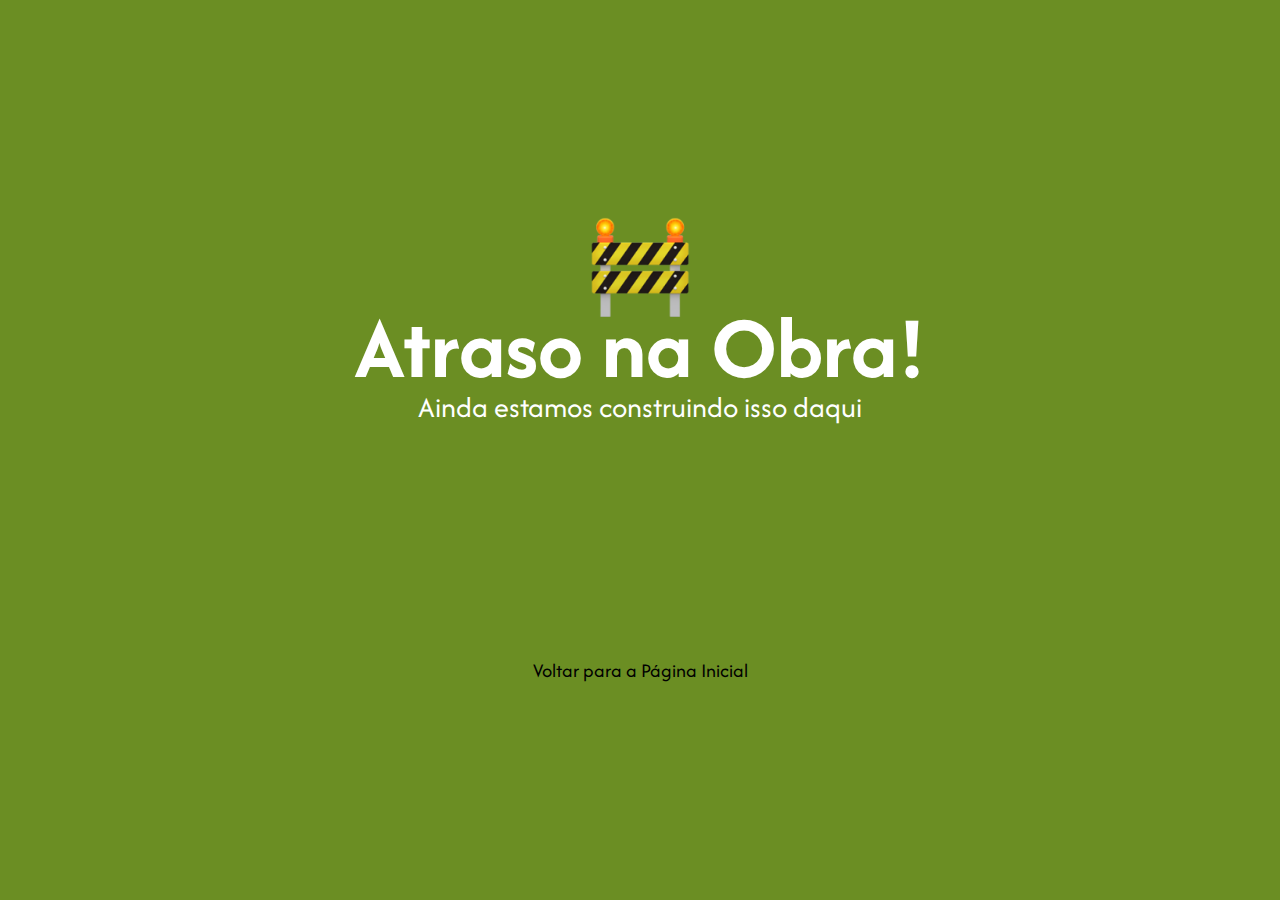
<file: adotar.html>
<!DOCTYPE html>
<html lang="pt-br">
<head>
    <meta charset="UTF-8">
    <meta name="viewport" content="width=device-width, initial-scale=1.0">
    <title>Em Construção - Meu Futuro Amigo</title> 
    <link rel="preconnect" href="https://fonts.googleapis.com">
    <link rel="preconnect" href="https://fonts.gstatic.com" crossorigin>
    <link href="https://fonts.googleapis.com/css2?family=Acme&family=Afacad:ital,wght@0,400..700;1,400..700&family=Anton&display=swap" rel="stylesheet">
    <link rel="stylesheet" href="css/contrução.css"> 

</head>

    <body class="Página-em-construção"> 
    
        <main class="Container-Construção">
            <img src="img/barreira.png" alt="Ícone de Barreira">
            <h1 class="titulo-construcao">Atraso na Obra!</h1>
            <p class="subtitulo-construcao">Ainda estamos construindo isso daqui</p>
            <a href="index.html" class="link-voltar-home">Voltar para a Página Inicial</a>
        </main>

    </body>
</html>
</file>
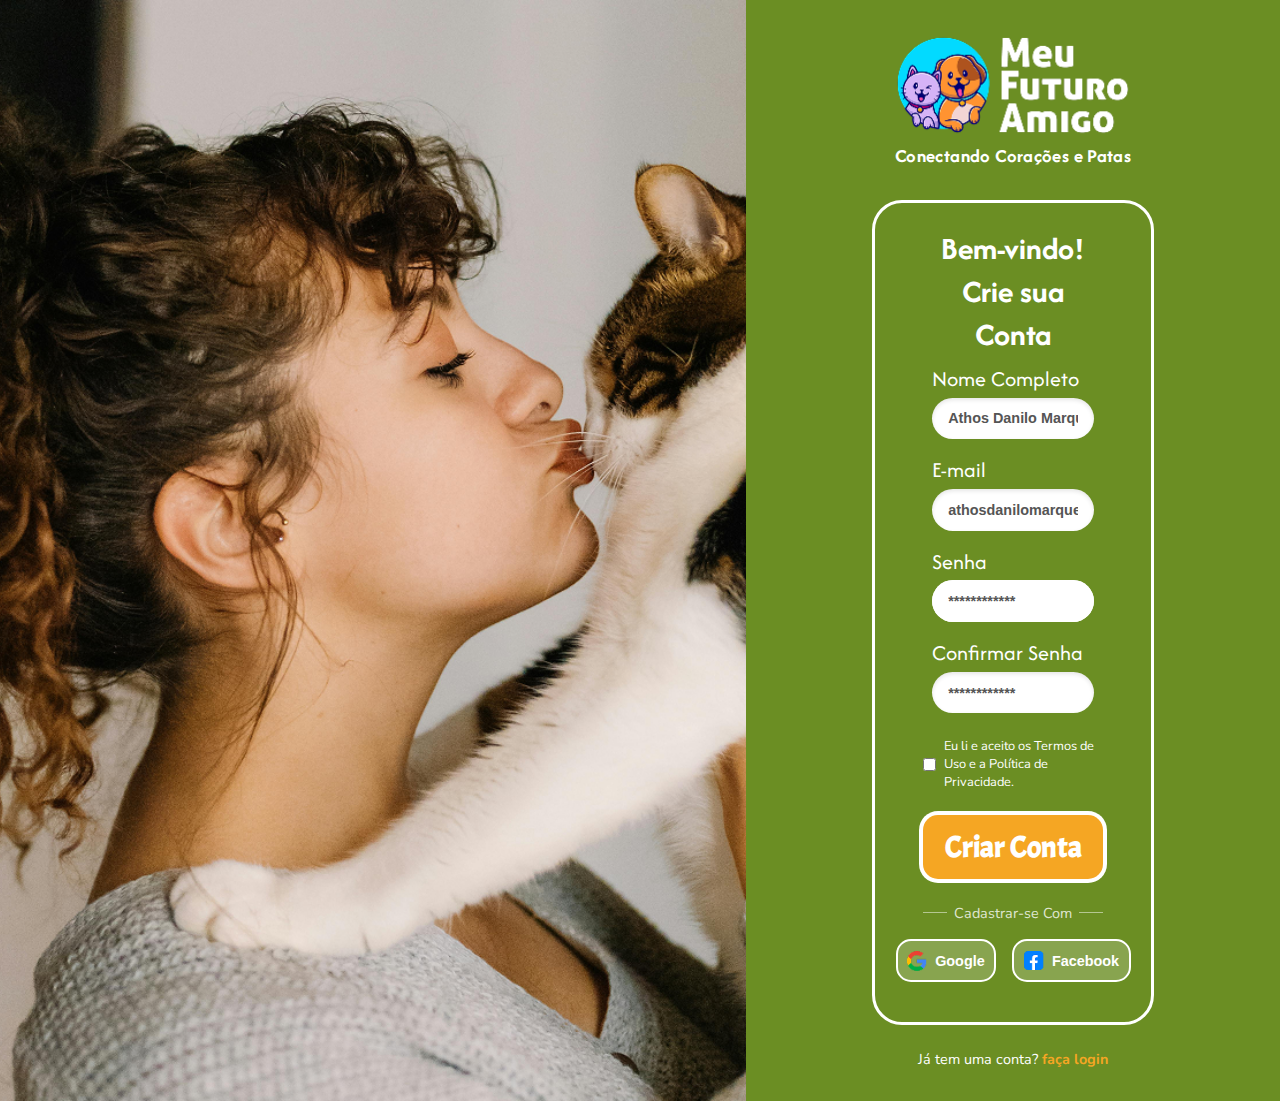
<file: cadastro.html>
<!DOCTYPE html>
<html lang="pt-BR">
<head>
    <meta charset="UTF-8">
    <meta name="viewport" content="width=device-width, initial-scale=1.0">
    <title>Cadastre-se - Meu Futuro Amigo</title>
    <link rel="stylesheet" href="css/cadastro.css">
</head>
<body>

    <main class="container">
        <section class="sessao-imagem">
            <img src="img/Mulher-Beijando-Um-Gato.png" alt="Mulher beijando um gato"> 
        </section>

        <section class="sessao-formulario">
            <header class="header-formulario">
                <img src="img/Logo-meu-futuro-amigo.png" alt="Logo Meu Futuro Amigo" class="logo">
                <p>Conectando Corações e Patas</p>
            </header>

            <div class="container-formulario">
                <h2>Bem-vindo! Crie sua Conta</h2>
                <form action="#">
                    <div class="sessao-entradas">
                        <label for="name">Nome Completo</label>
                        <input type="text" id="Nome" value="Athos Danilo Marques Inácio">
                    </div>

                    <div class="sessao-entradas">
                        <label for="email">E-mail</label>
                        <input type="email" id="email" value="athosdanilomarques@gmail.com">
                    </div>

                    <div class="sessao-entradas">
                        <label for="senha">Senha</label>
                        <div class="entrada-senha">
                            <input type="senha" id="Senhas" value="************">
                        </div>
                    </div>

                    <div class="sessao-entradas">
                        <label for="confirmar-senha">Confirmar Senha</label>
                        <div class="escrever-senha">
                            <input type="senha" id="confirmar-senha" value="************">
                        </div>
                    </div>

                    <div class="grupo-termos">
                        <input type="checkbox" id="termos">
                        <label for="termos">Eu li e aceito os Termos de Uso e a Política de Privacidade.</label>
                    </div>

                    <a href="index.html" class="botao-principal">Criar Conta</a>
                </form>

                <div class="separador">
                    <span>Cadastrar-se Com</span>
                </div>

                <div class="login-rede-social">
                    <button class="botao-google">
                        <img src="img/logo-google.png" alt="Google Logo">
                        Google
                    </button>
                    <button class="botao-facebook">
                        <img src="img/logo-facebook.png" alt="Facebook Logo">
                        Facebook
                    </button>
                </div>
            </div>

            <footer class="rodapé">
                <p>Já tem uma conta? <a href="login.html">faça login</a></p>
            </footer>
        </section>
    </main>

</body>
</html>
</file>
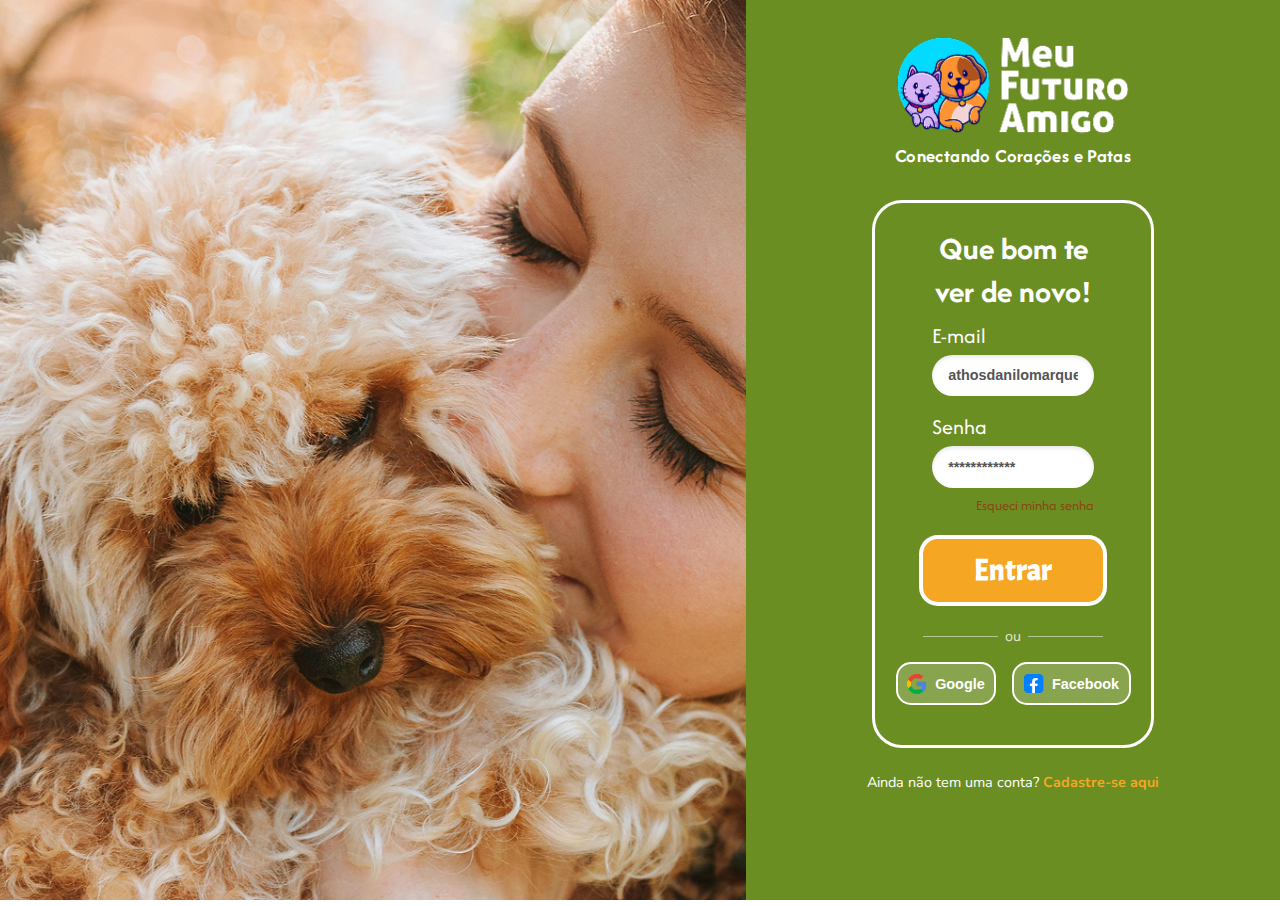
<file: login.html>
<!DOCTYPE html>
<html lang="pt-BR">
<head>
    <meta charset="UTF-8">
    <title>Entrar - Meu Futuro Amigo</title>
    <link rel="stylesheet" href="css/login.css">
</head>
<body>

    <main class="container">
        <section class="imagem-principal">
            <img src="img/Mulher beijando cachorro.png" alt="Tela mulher beijando cachorro"> 
        </section>

        <section class="secao-formulario">
            <header class="header-formulario">
                <img src="img/Logo-meu-futuro-amigo.png" alt="Logo Meu Futuro Amigo" class="logo">
                <p>Conectando Corações e Patas</p>
            </header>

            <div class="titulo">
                <h2>Que bom te ver de novo!</h2>
                <form action="#">
                    
                    <div class="baloes-escrever">
                        <label for="email">E-mail</label>
                        <input type="email" id="email" value="athosdanilomarques@gmail.com">
                    </div>

                    <div class="baloes-escrever">
                        <label for="Senhas">Senha</label>
                        <div class="escrever-senha">
                            <input type="senha" id="senha" value="************">
                        </div>
                    </div>

                    <a href="#" class="esqueceu-senha">Esqueci minha senha</a>

                    <a href="index.html" class="botao-principal">Entrar</a>
                </form>

                <div class="separador">

                    <span>ou</span>
                </div>

                <div class="login-rede-social">
                    <button class="botao-google">
                        <img src="img/logo-google.png" alt="Google Logo">
                        Google
                    </button>
                    <button class="botao-facebook">
                        <img src="img/logo-facebook.png" alt="Facebook Logo">
                        Facebook
                    </button>
                </div>
            </div>

            <footer class="rodapé">
                <p>Ainda não tem uma conta? <a href="cadastro.html">Cadastre-se aqui</a></p>
            </footer>
        </section>
    </main>

</body>
</html>
</file>
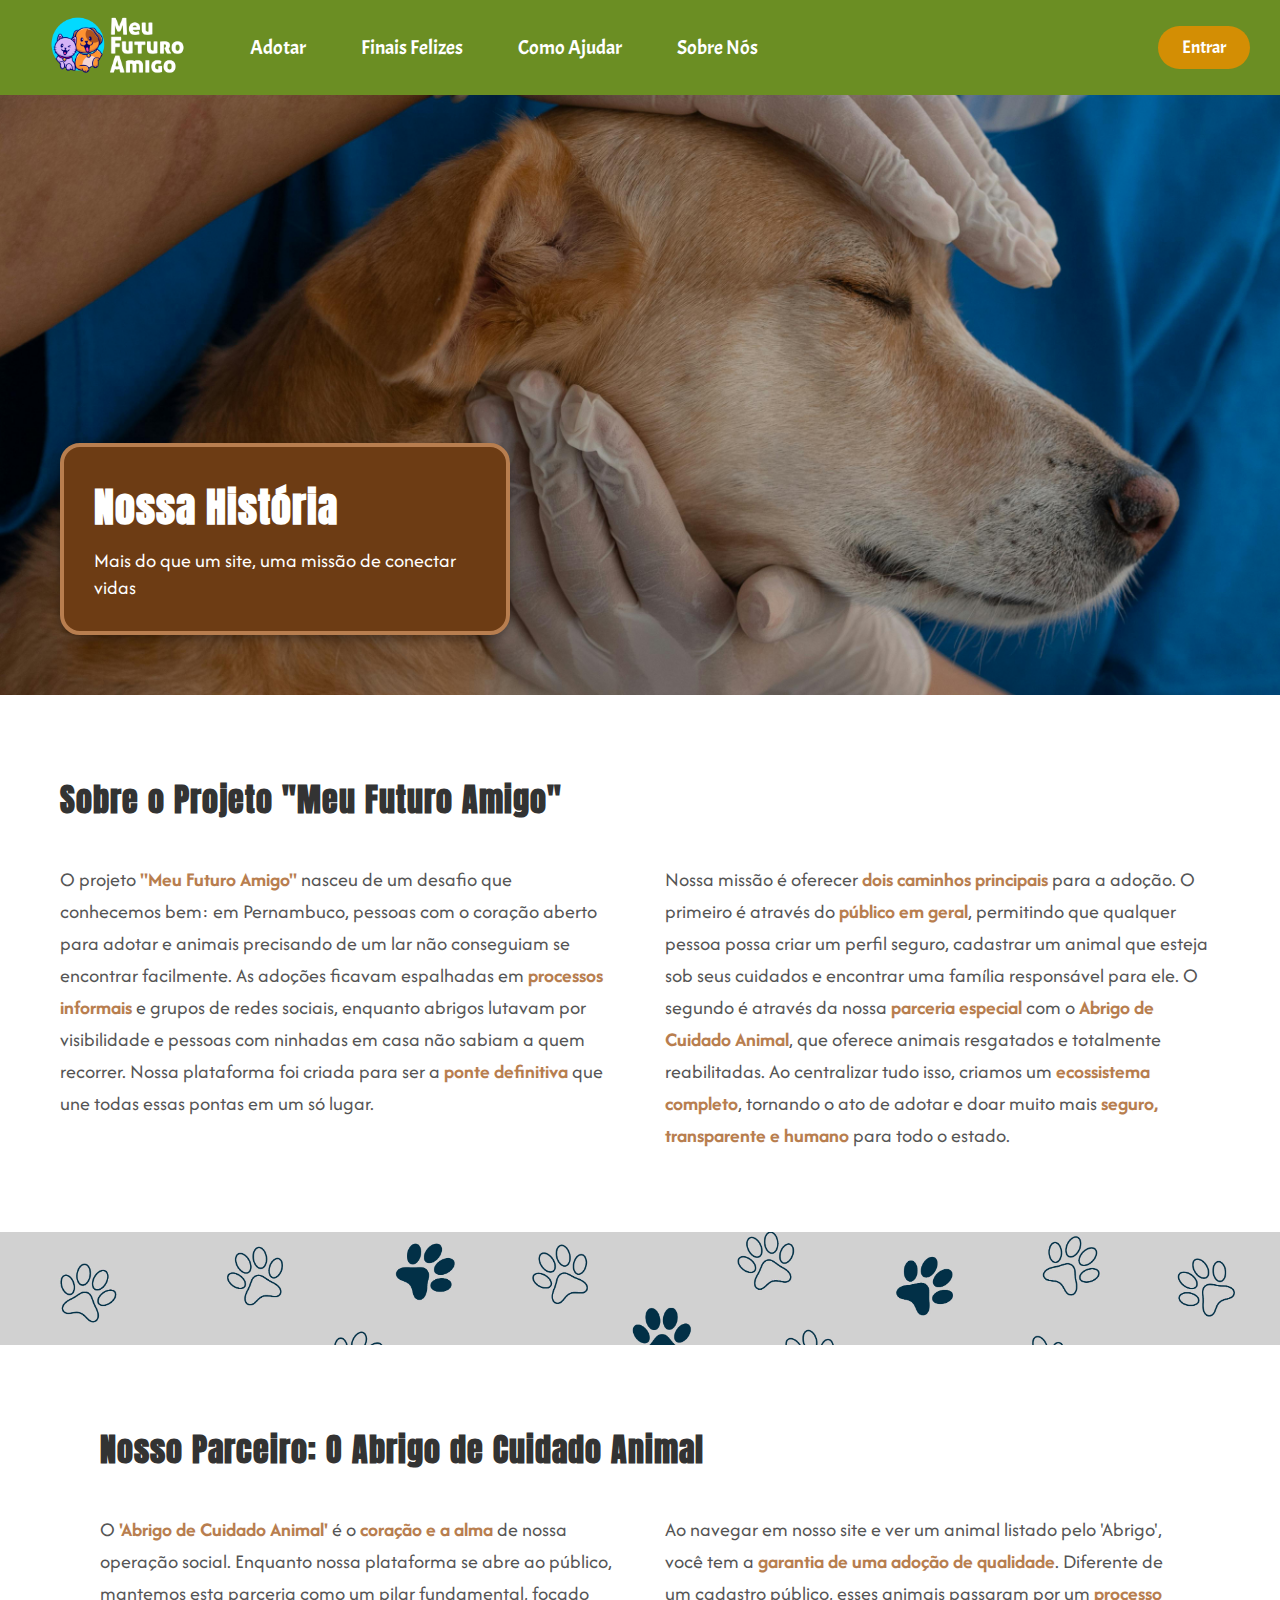
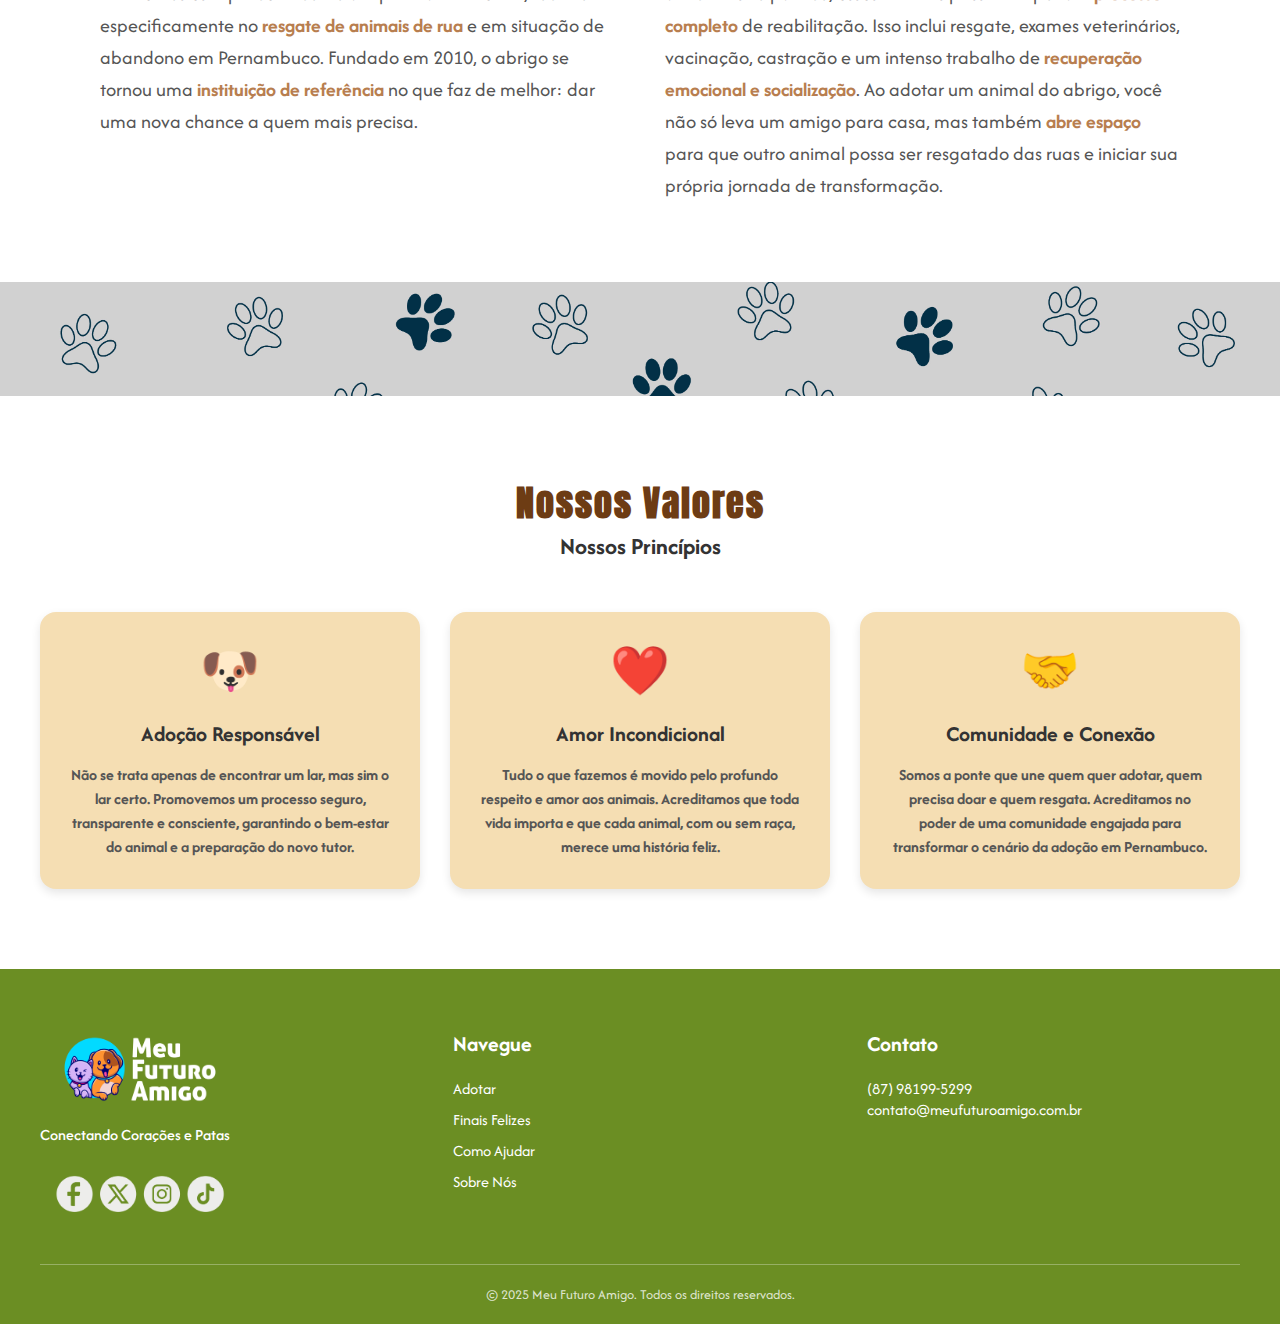
<file: sobre-nos.html>
<!DOCTYPE html>
<html lang="pt-br">
<head>
    <meta charset="UTF-8">
    <meta name="viewport" content="width=device-width, initial-scale=1.0">
    <title>Sobre nós</title>
    <link rel="stylesheet" href="css/sobre-nos.css">

    <!-- Link para fonte ACME-->
    <link rel="preconnect" href="https://fonts.googleapis.com">
  <link rel="preconnect" href="https://fonts.gstatic.com" crossorigin>
  <link href="https://fonts.googleapis.com/css2?family=Acme&display=swap" rel="stylesheet">

  
  <!-- Link para fonte ANTON-->
  <link rel="preconnect" href="https://fonts.googleapis.com">
  <link rel="preconnect" href="https://fonts.gstatic.com" crossorigin>
  <link href="https://fonts.googleapis.com/css2?family=Acme&family=Anton&display=swap" rel="stylesheet">
  
  <!-- Link para fonte AFACAD-->
  <link rel="preconnect" href="https://fonts.googleapis.com">
  <link rel="preconnect" href="https://fonts.gstatic.com" crossorigin>
  <link href="https://fonts.googleapis.com/css2?family=Acme&family=Afacad:ital,wght@0,400..700;1,400..700&family=Anton&display=swap" rel="stylesheet">

    <style>
      .cabecalho {
        background-color: #6b8e23;
        font-family: Acme;
      }

      .hero-texto h1 {
        letter-spacing: 1px;
        font-family: Anton
      }

      .hero-texto p {
        font-family: Afacad;
      }
    </style>
</head>
<body>

    <header class="cabecalho">
        <a href="index.html" class="logo"> 
            <img src="img/Logo.png" alt="Logo do Meu Futuro Amigo">
        </a>

        <nav class="menu-navegacao">
            <ul>
                <li><a href="adotar.html">Adotar</a></li>
                <li><a href="finais-felizes.html">Finais Felizes</a></li>
                <li><a href="como-ajudar.html">Como Ajudar</a></li>
                <li><a href="sobre-nos.html">Sobre Nós</a></li>
            </ul>
          </nav>
            
            <div class = "header-login">
              <a href="login.html" class="Botão Entrar">Entrar</a> </header>
            </div>
        
    </header>



    <main>

    <section class="secao-hero">
        
        <div class="hero-texto">
            <h1>Nossa História</h1>
            <p>Mais do que um site, uma missão de conectar vidas</p>
        </div>

    </section>

    <!--Seção de textos-->

    </section>

    <section class="secao-sobre">
        
        <h2>Sobre o Projeto "Meu Futuro Amigo"</h2>

        <div class="colunas-container">

            <div class="coluna-texto">
                <p>O projeto <strong>"Meu Futuro Amigo"</strong> nasceu de um desafio que conhecemos bem: em Pernambuco, pessoas com o coração aberto para adotar e animais precisando de um lar não conseguiam se encontrar facilmente. As adoções ficavam espalhadas em <strong>processos informais</strong> e grupos de redes sociais, enquanto abrigos lutavam por visibilidade e pessoas com ninhadas em casa não sabiam a quem recorrer. Nossa plataforma foi criada para ser a <strong>ponte definitiva</strong> que une todas essas pontas em um só lugar.</p>
            </div>

            <div class="coluna-texto">
                <p>Nossa missão é oferecer <strong>dois caminhos principais</strong> para a adoção. O primeiro é através do <strong>público em geral</strong>, permitindo que qualquer pessoa possa criar um perfil seguro, cadastrar um animal que esteja sob seus cuidados e encontrar uma família responsável para ele. O segundo é através da nossa <strong>parceria especial</strong> com o <strong>Abrigo de Cuidado Animal</strong>, que oferece animais resgatados e totalmente reabilitadas. Ao centralizar tudo isso, criamos um <strong>ecossistema completo</strong>, tornando o ato de adotar e doar muito mais <strong>seguro, transparente e humano</strong> para todo o estado.</p>
            </div>

        </div> </section>



        <!--Seção 02 -->



        </section>

    <section class="secao-parceiro">
    
        <img src="img/patas1.jpg" alt="Divisor de Patas" class="imagem-divisor-patas">
    
        <div class="conteudo-parceiro">
            
            <h2>Nosso Parceiro: O Abrigo de Cuidado Animal</h2>
    
            <div class="colunas-container">
                <div class="coluna-texto">
                    <p>O <strong>'Abrigo de Cuidado Animal'</strong> é o <strong>coração e a alma</strong> de nossa operação social. Enquanto nossa plataforma se abre ao público, mantemos esta parceria como um pilar fundamental, focado especificamente no <strong>resgate de animais de rua</strong> e em situação de abandono em Pernambuco. Fundado em 2010, o abrigo se tornou uma <strong>instituição de referência</strong> no que faz de melhor: dar uma nova chance a quem mais precisa.</p>
                </div>
                <div class="coluna-texto">
                    <p>Ao navegar em nosso site e ver um animal listado pelo 'Abrigo', você tem a <strong>garantia de uma adoção de qualidade</strong>. Diferente de um cadastro público, esses animais passaram por um <strong>processo completo</strong> de reabilitação. Isso inclui resgate, exames veterinários, vacinação, castração e um intenso trabalho de <strong>recuperação emocional e socialização</strong>. Ao adotar um animal do abrigo, você não só leva um amigo para casa, mas também <strong>abre espaço</strong> para que outro animal possa ser resgatado das ruas e iniciar sua própria jornada de transformação.</p>
                </div>
            </div>
    
        </div> <img src="img/patas2.jpg" alt="Divisor de Patas" class="imagem-divisor-patas">
    
    </section>





    <!-- Seção Valores -->

    </section>

    <section class="secao-valores">

        <h2 class="titulo-valores">Nossos Valores</h2>
        <h3 class="subtitulo-valores">Nossos Princípios</h3>

        <div class="cards-container">

            <article class="card-valor">
                <div class="card-icone">🐶</div>
                <h4>Adoção Responsável</h4>
                <p>Não se trata apenas de encontrar um lar, mas sim o lar certo. Promovemos um processo seguro, transparente e consciente, garantindo o bem-estar do animal e a preparação do novo tutor.</p>
            </article>

            <article class="card-valor">
                <div class="card-icone">❤️</div>
                <h4>Amor Incondicional</h4>
                <p>Tudo o que fazemos é movido pelo profundo respeito e amor aos animais. Acreditamos que toda vida importa e que cada animal, com ou sem raça, merece uma história feliz.</p>
            </article>

            <article class="card-valor">
                <div class="card-icone">🤝</div>
                <h4>Comunidade e Conexão</h4>
                <p>Somos a ponte que une quem quer adotar, quem precisa doar e quem resgata. Acreditamos no poder de uma comunidade engajada para transformar o cenário da adoção em Pernambuco.</p>
            </article>

        </div> </section>

      </main>

        <!-- RODAPÉ -->

        <footer class="rodape">

        <div class="rodape-container">

            <div class="rodape-coluna">
                <img src="img/Logo.png" alt="Meu Futuro Amigo" class="rodape-logo">
                <p class="rodape-tagline">Conectando Corações e Patas</p>
                
                <div class="rodape-sociais">
                    <img src="img/redesSociais.png" alt="Ícones de Redes Sociais">
                </div>
            </div>

            <div class="rodape-coluna">
                <h4>Navegue</h4>
                <ul>
                    <li><a href="#">Adotar</a></li>
                    <li><a href="#">Finais Felizes</a></li>
                    <li><a href="#">Como Ajudar</a></li>
                    <li><a href="#">Sobre Nós</a></li>
                </ul>
            </div>

            <div class="rodape-coluna">
                <h4>Contato</h4>
                <p><a href="tel:87981995299">(87) 98199-5299</a></p>
                <p><a href="mailto:contato@meufuturoamigo.com.br">contato@meufuturoamigo.com.br</a></p>
            </div>

        </div> <div class="rodape-copyright">
            <p>© 2025 Meu Futuro Amigo. Todos os direitos reservados.</p>
        </div>

    </footer>

</body>
</html>
</file>
<file: css/contrução.css>
* {
    margin: 0;
    padding: 0;
    box-sizing: border-box;
}

:root {
    --cor-verde: #6B8E23;
    --cor-branco: #FFFFFF; 
    --fonte-textos: 'Afacad', sans-serif;
}

body.Página-em-construção { 
    background-color: var(--cor-verde); 
    color: var(--cor-branco); 
    font-family: var(--fonte-textos);
    overflow: hidden; 
    display: flex; 
    min-height: 100vh;
}

.Container-Construção { 
    width: 100%; 
    display: flex;
    flex-direction: column; 
    justify-content: center; 
    align-items: center;    
    text-align: center;     
}

.Container-Construção img { 
    width: 100px; 
    height: 100px; 
    margin-bottom: -30px;
}

.titulo-construcao {
    font-family: var(--fonte-titulos); 
    font-size: 90px; 
    font-weight: 700; 
    margin-bottom: -20px;
}

.subtitulo-construcao {
    font-size: 30px; 
    font-weight: 400;
    margin-bottom: 30px;
}

.link-voltar-home {
    margin-top: 200px;
    color: black; 
    font-size: 20px;
    text-decoration: none;
}
</file>
<file: css/cadastro.css>
@import url('https://fonts.googleapis.com/css2?family=Nunito:wght@400;700;800&display=swap');
@import url('https://fonts.googleapis.com/css2?family=Afacad:wght@400;700&family=Nunito:wght@400;700;800&display=swap');
@import url('https://fonts.googleapis.com/css2?family=Afacad:wght@700&display=swap');
@import url('https://fonts.googleapis.com/css2?family=Acme&display=swap');

* {
    margin: 0;
    padding: 0;
    box-sizing: border-box;
}

body {
    font-family: 'Nunito', sans-serif;
}

.container {
    display: flex;
    width: 100vw;
    min-height: 100vh; 
}

.sessao-imagem {
    flex-basis: 58.3%;
    flex-shrink: 0; 
}

.sessao-imagem img {
    width: 100%;
    height: 100%;
    object-fit: cover;
}

.sessao-formulario {
    flex-basis: 41.7%;
    flex-shrink: 0;
    background-color: rgb(107, 142, 35, 1);
    display: flex;
    flex-direction: column;
    align-items: center; 
    justify-content: flex-start; 
    padding: 15px 2rem 2rem; 
    overflow-y: auto;
}

.header-formulario .logo {
    max-width: 306.28px;
    height: 140px;
    object-fit: contain;
    margin-bottom: 0;
}

.header-formulario p {
    font-family: 'Afacad', sans-serif;
    font-weight: 700;
    font-size: 19px;
    color: #FFFFFF;
    text-align: center;  
    line-height: 1.2;
    letter-spacing: 0.02em;
    margin-bottom: 2rem; 
    margin-top: -1rem; 
}

.container-formulario {
    max-width: 564px;
    width: 60%;
    border: 3px solid rgba(255, 255, 255, 1);
    border-radius: 30px; 
    padding: 2.5rem 3rem;
    margin: 0 auto;
}

.container-formulario h2 {
    font-family: 'Afacad', sans-serif;
    font-size: 2rem;
    font-weight: 800;
    margin-top: -1rem;
    margin-bottom: 0.5rem;
    text-align: center;
    color: #FFFFFF;
}

.sessao-entradas {
    margin-bottom: 1rem;
}

.sessao-entradas:focus-within {
    z-index: 1;
}

.sessao-entradas label {
    display: block;
    font-family: 'Afacad', Regular;
    font-weight: 400;
    color: #FFFFFF;
    font-size: 22px;
    margin-bottom: 0.3rem;
    padding-left: 5%;
}

.sessao-entradas input,
.entrada-senha {
    width: 90%;
    display: block;
    margin: 0 auto;
    border-radius: 50px;
    background-color: #fff;
    border: none;
    box-shadow: inset 0 2px 4px rgba(0, 0, 0, 0.1);
}

.sessao-entradas input:focus,
.entrada-senha:focus-within {
    outline: none;
    box-shadow: inset 0 2px 4px rgba(0, 0, 0, 0.1), 0 0 0 3px rgba(245, 166, 35, 0.7);
}

.sessao-entradas input {
    padding: 0.8rem 1rem;
    font-size: 0.9rem;
    font-weight: 700;
    color: #555;
}

.entrada-senha {
    display: flex;
    align-items: center;
}

.entrada-senha input {
    flex-grow: 1;
    box-shadow: none;
    border: none;
    outline: none;
}

.entrada-senha i {
    color: #888;
    cursor: pointer;
    padding-right: 1rem;
}

.grupo-termos {
    display: flex;
    align-items: center;
    justify-content: center;
    font-size: 0.8rem;
    color: white;
    margin: 1.5rem 0;
}

.grupo-termos input[type="checkbox"] {
    margin-right: 0.5rem;
    accent-color: #F5A623;
}

.botao-principal {
    max-width: 250px;
    width: 100%;
    display: block; 
    margin: 0 auto 1.5rem auto; 
    padding: 0.8rem;
    background-color: #F5A623; 
    color: #ffffff;
    border: none;
    border-radius: 15px;
    font-family: 'Acme', sans-serif; 
    font-size: 30px;
    font-weight: 700; 
    cursor: pointer;
    transition: background-color 0.3s ease;
    box-shadow: 0 0 0 4px white;
    text-align: center;     
    text-decoration: none;   
    line-height: normal;    
}

.separador {
    display: flex;
    align-items: center;
    text-align: center;
    margin: 1rem 0;
    color: rgba(255, 255, 255, 0.8);
    font-size: 0.9rem;
}

.separador::before,
.separador::after {
    content: '';
    flex: 1;
    border-bottom: 1px solid rgba(255, 255, 255, 0.5);
}

.separador:not(:empty)::before {
    margin-right: .5em;
}

.separador:not(:empty)::after {
    margin-left: .5em;
}

.login-rede-social {
    display: flex;
    justify-content: center;
    gap: 1rem;
}

.botao-google,
.botao-facebook {
    width: 150px;
    display: flex;
    align-items: center;
    justify-content: center;
    padding: 0.6rem;
    border-radius: 15px;
    border: 2px solid white;
    background-color: rgba(255, 255, 255, 0.2);
    color: white;
    font-weight: 700;
    font-size: 0.9rem;
    cursor: pointer;
    transition: background-color 0.3s ease;
}

.botao-google:hover,
.botao-facebook:hover {
    background-color: rgba(255, 255, 255, 0.3);
}

.botao-google img,
.botao-facebook img {
    width: 20px;
    margin-right: 0.5rem;
}

.rodapé {
    margin-top: 1.5rem;
    text-align: center;
    color: white;
}

.rodapé p {
    font-size: 0.9rem;
}

.rodapé a {
    color: #F5A623;
    font-weight: 700;
    text-decoration: none;
}
</file>
<file: css/login.css>
@import url('https://fonts.googleapis.com/css2?family=Nunito:wght@400;700;800&display=swap');
@import url('https://fonts.googleapis.com/css2?family=Afacad:wght@400;700&family=Nunito:wght@400;700;800&display=swap');
@import url('https://fonts.googleapis.com/css2?family=Afacad:wght@700&display=swap');
@import url('https://fonts.googleapis.com/css2?family=Acme&display=swap');

* {
    margin: 0;
    padding: 0;
    box-sizing: border-box;
}

body {
    font-family: 'Nunito', sans-serif;
}

.container {
    display: flex;
    width: 100vw; 
    min-height: 100vh; 
}

.imagem-principal {
    flex-basis: 58.3%;
    flex-shrink: 0; 
}

.imagem-principal img {
    width: 100%;
    height: 100%;
    object-fit: cover;
}

.secao-formulario {
    flex-basis: 41.7%;
    flex-shrink: 0;
    background-color: rgb(107, 142, 35, 1);
    display: flex;
    flex-direction: column;
    align-items: center; 
    justify-content: flex-start; 
    padding: 15px 2rem 2rem; 
    overflow-y: auto;
}

.header-formulario .logo {
    max-width: 306.28px;
    height: 140px;
    object-fit: contain;
    margin-bottom: 0;
}

.header-formulario p {
    font-family: 'Afacad', sans-serif;
    font-weight: 700;
    font-size: 19px;
    color: #FFFFFF;
    text-align: center;
    line-height: 1.2;
    letter-spacing: 0.02em;
    margin-bottom: 2rem; 
    margin-top: -1rem; 
}

.titulo {
    max-width: 564px;
    width: 60%;
    border: 3px solid rgba(255, 255, 255, 1);
    border-radius: 30px;
    padding: 2.5rem 3rem;
    margin: 0 auto;
}

.titulo h2 {
    font-family: 'Afacad', sans-serif;
    font-size: 2rem;
    font-weight: 800;
    margin-top: -1rem;
    margin-bottom: 0.5rem;
    text-align: center;
    color: #FFFFFF;
}

.baloes-escrever {
    margin-bottom: 1rem;
}

.baloes-escrever:focus-within {
    z-index: 1;
}

.baloes-escrever label {
    display: block;
    font-family: 'Afacad', Regular;
    font-weight: 400;
    color: #FFFFFF;
    font-size: 22px;
    margin-bottom: 0.3rem;
    padding-left: 5%;
}

#email,
.escrever-senha {
    width: 90%;
    display: block;
    margin: 0 auto;
    border-radius: 50px;
    background-color: #fff;
    border: none;
    box-shadow: inset 0 2px 4px rgba(0, 0, 0, 0.1);
    box-sizing: border-box; 
}

#email {
    padding: 0.8rem 1rem;
    font-size: 0.9rem;
    font-weight: 700;
    color: #555;
}

#email:focus,
.escrever-senha:focus-within {
    outline: none;
    box-shadow: inset 0 2px 4px rgba(0, 0, 0, 0.1), 0 0 0 3px rgba(245, 166, 35, 0.7);
}

.escrever-senha {
    display: flex;
    align-items: center;
    padding: 0; 
}

.escrever-senha input {
    flex-grow: 1;
    box-shadow: none;
    border: none; 
    outline: none; 
    width: auto; 
    padding: 0.8rem 1rem; 
    font-size: 0.9rem;
    font-weight: 700;
    color: #555;
    background-color: transparent;
    border-radius: 50px 0 0 50px;
    margin: 0;
}

.escrever-senha i {
    color: #888;
    cursor: pointer;
    padding-right: 1rem;
}

.esqueceu-senha {
    display: block;
    text-align: right;
    color: rgba(139, 69, 19, 1);
    text-decoration: none;
    font-size: 0.9rem;
    font-family: 'Afacad', sans-serif;
    margin-top: -0.5rem;
    margin-bottom: 1.5rem;
    padding-right: 5%;
}

.grupo-termos {
    display: flex;
    align-items: center;
    justify-content: center;
    font-size: 0.8rem;
    color: white;
    margin: 1.5rem 0;
}

.grupo-termos input[type="checkbox"] {
    margin-right: 0.5rem;
    accent-color: #F5A623;
}

.botao-principal {
    max-width: 250px;
    width: 100%;
    display: block;
    margin: 0 auto 1.5rem auto;
    padding: 0.8rem;
    background-color: #F5A623; 
    color: #ffffff;
    border: none;
    border-radius: 15px;
    font-family: 'Acme', sans-serif; 
    font-size: 30px;
    font-weight: 700; 
    cursor: pointer;
    transition: background-color 0.3s ease;
    box-shadow: 0 0 0 4px white;
    text-align: center;     
    text-decoration: none;   
    line-height: normal;     
}

.separador {
    display: flex;
    align-items: center;
    text-align: center;
    margin: 1rem 0;
    color: rgba(255, 255, 255, 0.8);
    font-size: 0.9rem;
}

.separador::before,
.separador::after {
    content: '';
    flex: 1;
    border-bottom: 1px solid rgba(255, 255, 255, 0.5);
}

.separador:not(:empty)::before {
    margin-right: .5em;
}

.separador:not(:empty)::after {
    margin-left: .5em;
}

.login-rede-social {
    display: flex;
    justify-content: center;
    gap: 1rem;
}

.botao-google,
.botao-facebook {
    width: 150px;
    display: flex;
    align-items: center;
    justify-content: center;
    padding: 0.6rem;
    border-radius: 15px;
    border: 2px solid white;
    background-color: rgba(255, 255, 255, 0.2);
    color: white;
    font-weight: 700;
    font-size: 0.9rem;
    cursor: pointer;
    transition: background-color 0.3s ease;
}

.botao-google:hover,
.botao-facebook:hover {
    background-color: rgba(255, 255, 255, 0.3);
}

.botao-google img,
.botao-facebook img {
    width: 20px;
    margin-right: 0.5rem;
}

.rodapé {
    margin-top: 1.5rem;
    text-align: center;
    color: white;
}

.rodapé p {
    font-size: 0.9rem;
}

.rodapé a {
    color: #F5A623;
    font-weight: 700;
    text-decoration: none;
}
</file>
<file: css/sobre-nos.css>
* {
    margin: 0;
    padding: 0;
    box-sizing: border-box;
}

/* CABEÇALHO */
.cabecalho {
    background-color: #6b8e23; 
    display: flex;
    justify-content: flex-start;
    align-items: center; 
    padding: 10px 30px;
    gap: 30px; 
}

.logo img {
    max-height: 70px; 
}

.menu-navegacao ul {
    display: flex; 
    list-style: none; 
    gap: 25px; 
}


.menu-navegacao a {
    color: #FFFFFF;
    font-size: 20px; 
    text-decoration: none; 
    padding: 15px 15px;
}

.menu-navegacao a:hover {
    color: #d38e04; 
}

.header-login {
    margin-left: auto; 
}

.Botão.Entrar { 
    background-color: #d38e04; 
    color: #FFFFFF;
    padding: 10px 24px; 
    border-radius: 25px;
    font-size: 18px; 
    font-family: 'Acme', sans-serif; 
    font-weight: 400; 
    display: inline-block; 
    text-decoration: none; 
    text-align: center; 
    line-height: normal; 
    transition: background-color 0.2s ease; 
    cursor: pointer;
}

.Botão.Entrar:hover {
    background-color: #b87b03; 
    color: #FFFFFF; 
}


/* SEÇÃO HERO*/

.secao-hero {
    background-image: url('../img/bannerCachorro.jpg');
    background-size: cover;
    background-position: center;
    height: 600px; 
    display: flex;
    align-items: flex-end;  
    justify-content: flex-start;
    padding: 60px;
}

.hero-texto {
    background-color: #6d3c14; 
    border: 4px solid #b87e4f;  
    color: #FFFFFF;             
    border-radius: 20px;
    padding: 30px;      
    max-width: 450px; 
    box-shadow: 0 4px 10px rgba(0, 0, 0, 0.3);
}

.hero-texto h1 {
    font-size: 40px; 
    margin-bottom: 10px; 
}

.hero-texto p {
    font-size: 20px; 
}

.secao-sobre {
    padding: 80px 60px; 
    background-color: #FFFFFF; 
}

.secao-sobre h2 {
    letter-spacing: 1px;
    font-family: "Anton", sans-serif;
    font-size: 32px;  
    color: #333333;  
    text-align: left;
    margin-bottom: 40px; 
}

.colunas-container {
    display: flex; 
    gap: 50px; 
}

.coluna-texto {
    flex: 1; 
}

.coluna-texto p {
    font-family: "Afacad", sans-serif;
    font-size: 20px; 
    color: #555555; 
    line-height: 1.6; 
}

.coluna-texto strong {
    color: #b87e4f; 
    font-weight: 900; 
}


/* SEÇÃO 02 */

.secao-parceiro {
    background-color: #FFFFFF; 
    padding: 0; 
}

.imagem-divisor-patas {
    width: 100%; 
    display: block; 
    height: auto; 
}

.conteudo-parceiro {
    padding: 80px 60px;
    max-width: 1200px;
    margin: 0 auto; 
}

.secao-parceiro h2 {
    font-family: "Anton", sans-serif;
    letter-spacing: 1px;
    font-size: 32px;
    color: #333; 
    margin-bottom: 40px;
    text-align: left; 
}



/* SEÇÃO VALORES */

.secao-valores {
    padding: 80px 40px; 
    background-color: #FFFFFF;
}

.titulo-valores {
    font-family: "Anton", sans-serif;
    letter-spacing: 2px;
    font-size: 36px;
    font-weight: bold;
    color: #6d3c14; 
    text-align: center;
}

.subtitulo-valores {
    font-family: "Afacad", sans-serif;
    font-size: 24px;
    font-weight: bold;
    color: #333333; 
    text-align: center;
    margin-bottom: 50px; 
}

.cards-container {
    display: flex;
    justify-content: center; 
    gap: 30px; 
    flex-wrap: wrap; 
    max-width: 1200px;
    margin: 0 auto;
}

.card-valor {
    background-color: #F5DEB3; 
    border-radius: 16px;
    padding: 30px; 
    flex-basis: 350px; 
    flex-grow: 1; 
    max-width: 400px; 
    text-align: center; 
    box-shadow: 0 4px 10px rgba(0, 0, 0, 0.1);
}

.card-icone {
    font-size: 48px; 
    margin-bottom: 20px;
}

.card-valor h4 {
    font-family: "Afacad", sans-serif;
    font-size: 22px;
    font-weight: bold;
    color: #333;
    margin-bottom: 15px;
}

.card-valor p {

    font-family: "Afacad", sans-serif;
    font-size: 16px;
    color: #555;
    line-height: 1.5;
    font-weight: bold;
}





/* RODAPÉ */

.rodape {
    font-family: "Afacad", sans-serif;
    background-color: #6b8e23; 
    color: #FFFFFF; 
    padding: 60px 40px 20px 40px; 
}


.rodape-container {
    display: flex;
    justify-content: space-between; 
    flex-wrap: wrap;
    gap: 40px;
    
    max-width: 1200px; 
    margin: 0 auto; 
    margin-bottom: 40px; 
}

.rodape-coluna {
    flex: 1; 
    min-width: 250px; 
}

.rodape-logo {
    max-height: 80px; 
    margin-bottom: 10px;
}

.rodape-tagline {
    font-size: 16px;
    font-weight: 500;
    margin-bottom: 20px;
}

.rodape-sociais img {

    max-width: 200px;
    height: auto;
}


.rodape-coluna h4 {
    font-size: 22px;
    font-weight: bold;
    margin-bottom: 20px;
}

.rodape-coluna ul {
    list-style: none; 
}

.rodape-coluna li {
    margin-bottom: 10px;
}

.rodape-coluna a {
    color: #FFFFFF;
    text-decoration: none;
    font-size: 16px;
}

.rodape-coluna a:hover {
    text-decoration: underline;
}


.rodape-copyright {
    text-align: center;
    padding-top: 20px;
    border-top: 1px solid rgba(255, 255, 255, 0.3); 
    font-size: 14px;
    color: rgba(255, 255, 255, 0.8);
}
</file>
